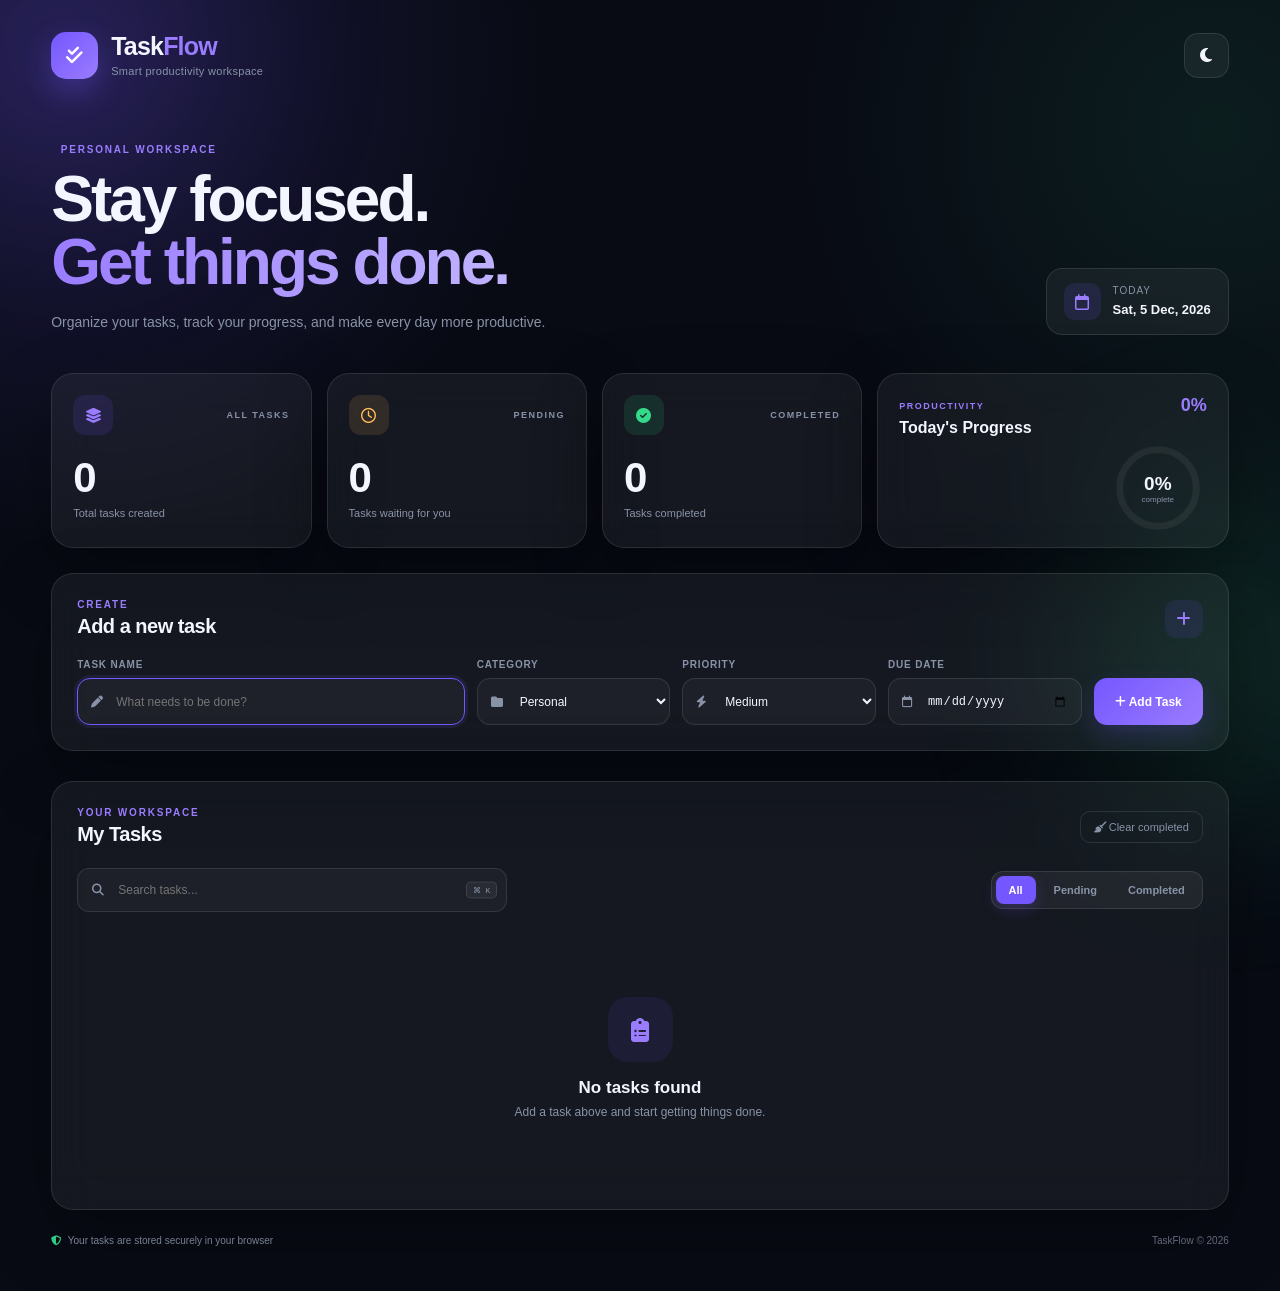
<file: Task-2-To-Do-List/index.html>
<!DOCTYPE html>
<html lang="en">

<head>
    <meta charset="UTF-8">
    <meta name="viewport" content="width=device-width, initial-scale=1.0">

    <title>TaskFlow | Smart Task Manager</title>

    <link rel="stylesheet" href="style.css">

    <link
        rel="stylesheet"
        href="https://cdnjs.cloudflare.com/ajax/libs/font-awesome/6.5.2/css/all.min.css"
    >
</head>

<body>

    <!-- Background Effects -->
    <div class="bg-blur blur-one"></div>
    <div class="bg-blur blur-two"></div>

    <main class="app-container">

        <!-- ================= HEADER ================= -->

        <header class="topbar">

            <div class="brand">

                <div class="brand-icon">
                    <i class="fa-solid fa-check-double"></i>
                </div>

                <div>
                    <h1>Task<span>Flow</span></h1>
                    <p>Smart productivity workspace</p>
                </div>

            </div>

            <div class="header-actions">

                <button
                    class="icon-button"
                    id="themeBtn"
                    title="Toggle theme"
                >
                    <i class="fa-solid fa-moon"></i>
                </button>

            </div>

        </header>


        <!-- ================= WELCOME ================= -->

        <section class="welcome">

            <div>
                <p class="eyebrow">
                    <i class="fa-solid fa-sparkles"></i>
                    PERSONAL WORKSPACE
                </p>

                <h2>
                    Stay focused.<br>
                    <span>Get things done.</span>
                </h2>

                <p class="welcome-text">
                    Organize your tasks, track your progress,
                    and make every day more productive.
                </p>
            </div>

            <div class="welcome-date">

                <i class="fa-regular fa-calendar"></i>

                <div>
                    <small>Today</small>
                    <strong id="currentDate">
                        --
                    </strong>
                </div>

            </div>

        </section>


        <!-- ================= STATS ================= -->

        <section class="dashboard-grid">

            <div class="stat-card total-card">

                <div class="stat-top">

                    <div class="stat-icon">
                        <i class="fa-solid fa-layer-group"></i>
                    </div>

                    <span>ALL TASKS</span>

                </div>

                <strong id="totalTasks">0</strong>

                <p>Total tasks created</p>

            </div>


            <div class="stat-card pending-card">

                <div class="stat-top">

                    <div class="stat-icon">
                        <i class="fa-regular fa-clock"></i>
                    </div>

                    <span>PENDING</span>

                </div>

                <strong id="pendingTasks">0</strong>

                <p>Tasks waiting for you</p>

            </div>


            <div class="stat-card completed-card">

                <div class="stat-top">

                    <div class="stat-icon">
                        <i class="fa-solid fa-circle-check"></i>
                    </div>

                    <span>COMPLETED</span>

                </div>

                <strong id="completedTasks">0</strong>

                <p>Tasks completed</p>

            </div>


            <div class="progress-card">

                <div class="progress-heading">

                    <div>
                        <span>PRODUCTIVITY</span>
                        <h3>Today's Progress</h3>
                    </div>

                    <div class="progress-number">
                        <span id="progressPercent">0%</span>
                    </div>

                </div>

                <div class="circular-progress">

                    <svg viewBox="0 0 120 120">

                        <circle
                            class="progress-bg"
                            cx="60"
                            cy="60"
                            r="50"
                        ></circle>

                        <circle
                            class="progress-circle"
                            id="progressCircle"
                            cx="60"
                            cy="60"
                            r="50"
                        ></circle>

                    </svg>

                    <div class="circle-content">

                        <strong id="circlePercent">
                            0%
                        </strong>

                        <small>complete</small>

                    </div>

                </div>

            </div>

        </section>


        <!-- ================= ADD TASK ================= -->

        <section class="add-task-card">

            <div class="section-heading">

                <div>
                    <span class="section-label">
                        CREATE
                    </span>

                    <h3>Add a new task</h3>
                </div>

                <div class="section-icon">
                    <i class="fa-solid fa-plus"></i>
                </div>

            </div>


            <div class="task-form">

                <div class="input-group task-name-input">

                    <label>
                        Task name
                    </label>

                    <div class="input-wrapper">

                        <i class="fa-solid fa-pen"></i>

                        <input
                            type="text"
                            id="taskInput"
                            placeholder="What needs to be done?"
                            maxlength="100"
                        >

                    </div>

                </div>


                <div class="input-group">

                    <label>
                        Category
                    </label>

                    <div class="input-wrapper">

                        <i class="fa-solid fa-folder"></i>

                        <select id="categoryInput">

                            <option value="Personal">
                                Personal
                            </option>

                            <option value="College">
                                College
                            </option>

                            <option value="Project">
                                Project
                            </option>

                            <option value="Work">
                                Work
                            </option>

                        </select>

                    </div>

                </div>


                <div class="input-group">

                    <label>
                        Priority
                    </label>

                    <div class="input-wrapper">

                        <i class="fa-solid fa-bolt"></i>

                        <select id="priorityInput">

                            <option value="Low">
                                Low
                            </option>

                            <option value="Medium" selected>
                                Medium
                            </option>

                            <option value="High">
                                High
                            </option>

                        </select>

                    </div>

                </div>


                <div class="input-group">

                    <label>
                        Due date
                    </label>

                    <div class="input-wrapper">

                        <i class="fa-regular fa-calendar"></i>

                        <input
                            type="date"
                            id="dueDateInput"
                        >

                    </div>

                </div>


                <button
                    class="add-button"
                    id="addTaskBtn"
                >

                    <i class="fa-solid fa-plus"></i>

                    Add Task

                </button>

            </div>

        </section>


        <!-- ================= TASK AREA ================= -->

        <section class="tasks-section">

            <div class="tasks-header">

                <div>

                    <span class="section-label">
                        YOUR WORKSPACE
                    </span>

                    <h3>My Tasks</h3>

                </div>

                <button
                    class="clear-button"
                    id="clearCompletedBtn"
                >
                    <i class="fa-solid fa-broom"></i>
                    Clear completed
                </button>

            </div>


            <!-- Search -->

            <div class="toolbar">

                <div class="search-box">

                    <i class="fa-solid fa-magnifying-glass"></i>

                    <input
                        type="text"
                        id="searchInput"
                        placeholder="Search tasks..."
                    >

                    <kbd>⌘ K</kbd>

                </div>


                <div class="filter-buttons">

                    <button
                        class="filter-btn active"
                        data-filter="all"
                    >
                        All
                    </button>

                    <button
                        class="filter-btn"
                        data-filter="pending"
                    >
                        Pending
                    </button>

                    <button
                        class="filter-btn"
                        data-filter="completed"
                    >
                        Completed
                    </button>

                </div>

            </div>


            <!-- Tasks -->

            <div id="taskList"></div>


            <!-- Empty -->

            <div
                class="empty-state"
                id="emptyState"
            >

                <div class="empty-icon">
                    <i class="fa-solid fa-clipboard-list"></i>
                </div>

                <h3>No tasks found</h3>

                <p>
                    Add a task above and start getting things done.
                </p>

            </div>

        </section>


        <!-- ================= FOOTER ================= -->

        <footer>

            <p>
                <i class="fa-solid fa-shield-halved"></i>
                Your tasks are stored securely in your browser
            </p>

            <span>
                TaskFlow © 2026
            </span>

        </footer>

    </main>


    <!-- ================= EDIT MODAL ================= -->

    <div
        class="modal-overlay"
        id="editModal"
    >

        <div class="modal">

            <button
                class="modal-close"
                id="closeModal"
            >
                <i class="fa-solid fa-xmark"></i>
            </button>

            <div class="modal-icon">
                <i class="fa-solid fa-pen-to-square"></i>
            </div>

            <span class="section-label">
                EDIT TASK
            </span>

            <h3>Update your task</h3>

            <input
                type="hidden"
                id="editTaskId"
            >

            <div class="modal-input">

                <label>Task name</label>

                <input
                    type="text"
                    id="editTaskTitle"
                    maxlength="100"
                >

            </div>


            <div class="modal-row">

                <div class="modal-input">

                    <label>Category</label>

                    <select id="editCategory">

                        <option value="Personal">
                            Personal
                        </option>

                        <option value="College">
                            College
                        </option>

                        <option value="Project">
                            Project
                        </option>

                        <option value="Work">
                            Work
                        </option>

                    </select>

                </div>


                <div class="modal-input">

                    <label>Priority</label>

                    <select id="editPriority">

                        <option value="Low">
                            Low
                        </option>

                        <option value="Medium">
                            Medium
                        </option>

                        <option value="High">
                            High
                        </option>

                    </select>

                </div>

            </div>


            <div class="modal-input">

                <label>Due date</label>

                <input
                    type="date"
                    id="editDueDate"
                >

            </div>


            <button
                class="save-edit-button"
                id="saveEditBtn"
            >

                <i class="fa-solid fa-check"></i>

                Save Changes

            </button>

        </div>

    </div>


    <!-- ================= DELETE MODAL ================= -->

    <div
        class="modal-overlay"
        id="deleteModal"
    >

        <div class="modal delete-modal">

            <div class="delete-icon">
                <i class="fa-solid fa-trash"></i>
            </div>

            <h3>Delete this task?</h3>

            <p>
                This action cannot be undone.
            </p>

            <div class="delete-actions">

                <button
                    class="cancel-delete"
                    id="cancelDelete"
                >
                    Cancel
                </button>

                <button
                    class="confirm-delete"
                    id="confirmDelete"
                >
                    Delete
                </button>

            </div>

        </div>

    </div>


    <!-- Toast -->

    <div
        class="toast"
        id="toast"
    >

        <i id="toastIcon"></i>

        <span id="toastMessage">
            Done
        </span>

    </div>


    <script src="script.js"></script>

</body>

</html>
</file>
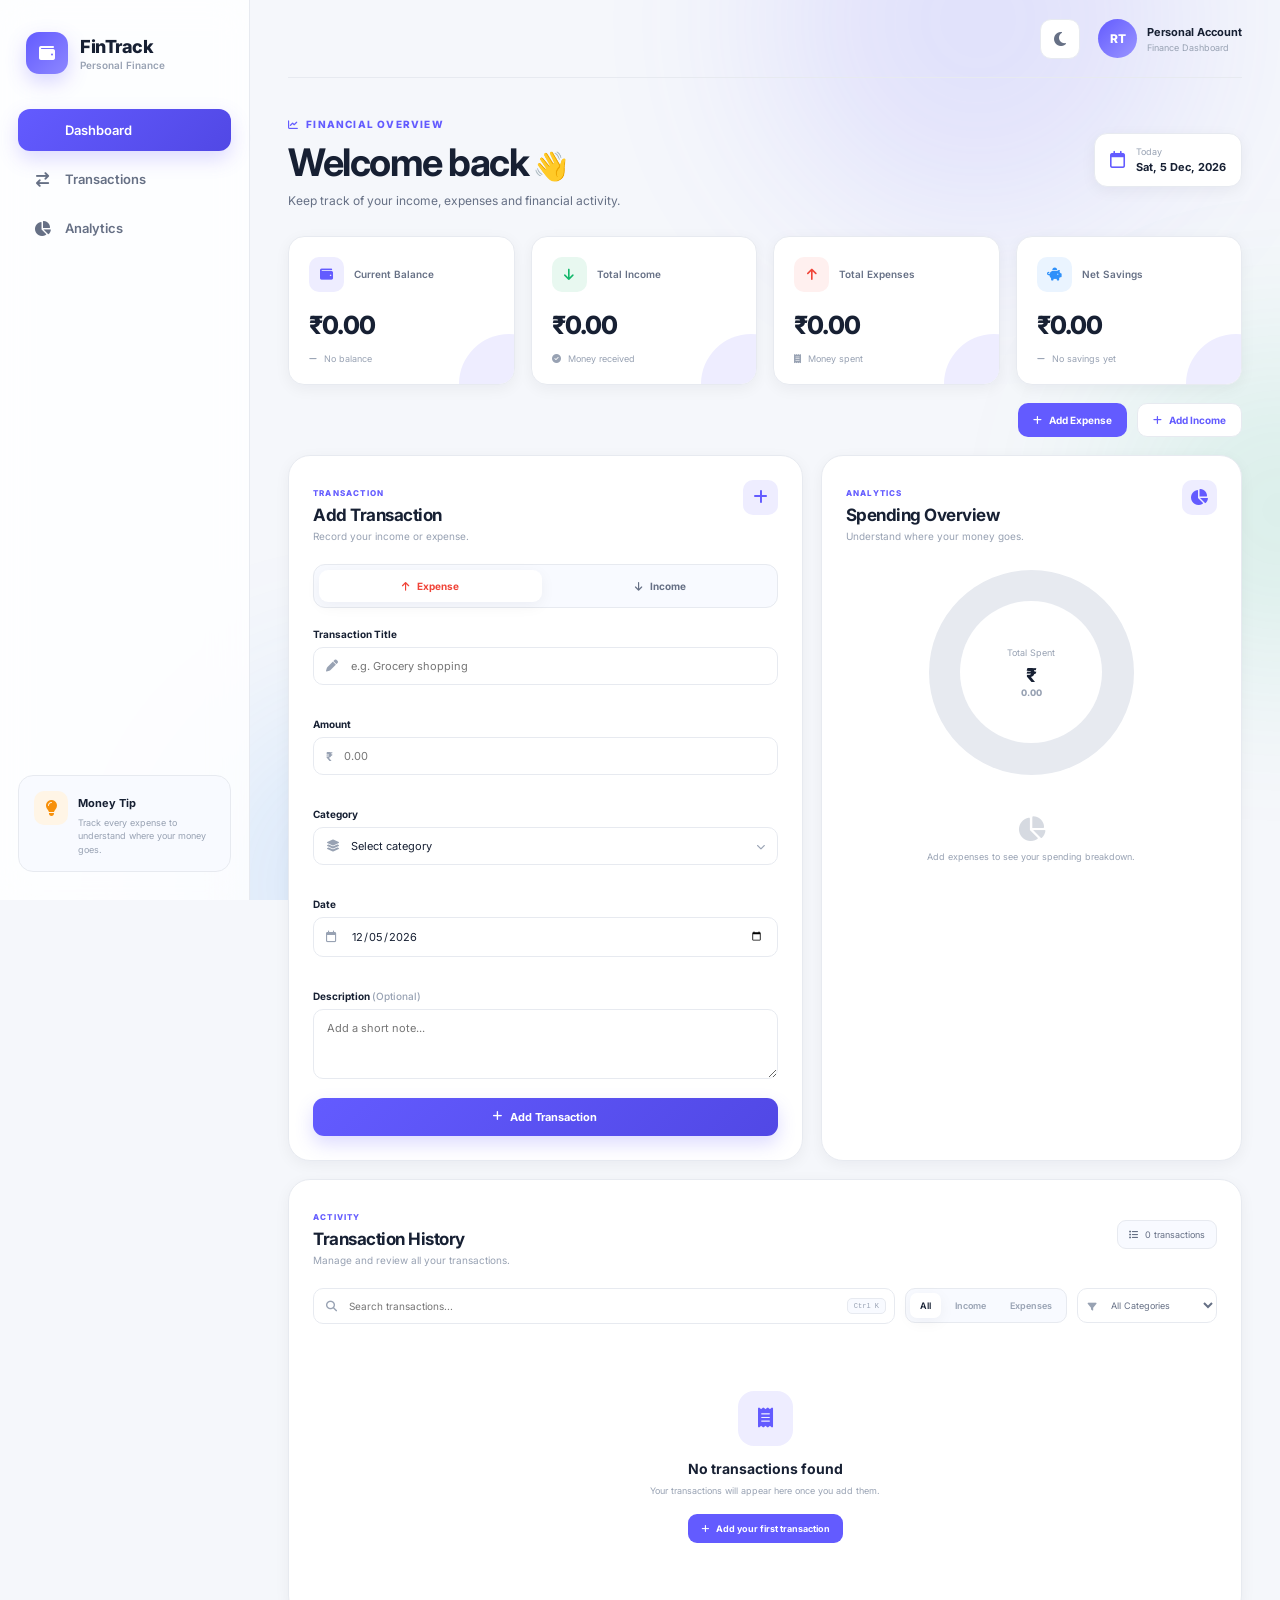
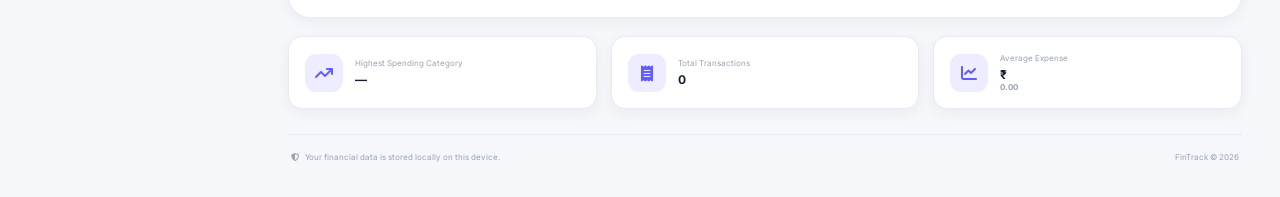
<file: Task-3-Expense-Tracker/index.html>
<!DOCTYPE html>
<html lang="en">
<head>
    <meta charset="UTF-8">
    <meta name="viewport" content="width=device-width, initial-scale=1.0">

    <title>FinTrack — Personal Finance Dashboard</title>

    <meta name="description"
          content="Professional personal expense and income tracking dashboard">

    <!-- Google Font -->
    <link rel="preconnect" href="https://fonts.googleapis.com">
    <link rel="preconnect" href="https://fonts.gstatic.com" crossorigin>
    <link href="https://fonts.googleapis.com/css2?family=Inter:wght@400;500;600;700;800&display=swap"
          rel="stylesheet">

    <!-- Font Awesome -->
    <link rel="stylesheet"
          href="https://cdnjs.cloudflare.com/ajax/libs/font-awesome/6.5.2/css/all.min.css">

    <!-- Main CSS -->
    <link rel="stylesheet" href="style.css">
</head>

<body>

    <!-- Background -->
    <div class="background">
        <div class="bg-shape shape-one"></div>
        <div class="bg-shape shape-two"></div>
        <div class="bg-shape shape-three"></div>
    </div>


    <!-- ================= APP ================= -->

    <div class="app">

        <!-- ================= SIDEBAR ================= -->

        <aside class="sidebar">

            <div class="sidebar-top">

                <div class="brand">
                    <div class="brand-icon">
                        <i class="fa-solid fa-wallet"></i>
                    </div>

                    <div>
                        <h2>FinTrack</h2>
                        <span>Personal Finance</span>
                    </div>
                </div>


                <nav class="sidebar-nav">

                    <a href="#dashboard" class="nav-item active">
                        <i class="fa-solid fa-grid-2"></i>
                        <span>Dashboard</span>
                    </a>

                    <a href="#transactions" class="nav-item">
                        <i class="fa-solid fa-arrow-right-arrow-left"></i>
                        <span>Transactions</span>
                    </a>

                    <a href="#analytics" class="nav-item">
                        <i class="fa-solid fa-chart-pie"></i>
                        <span>Analytics</span>
                    </a>

                </nav>

            </div>


            <div class="sidebar-bottom">

                <div class="sidebar-tip">
                    <div class="tip-icon">
                        <i class="fa-solid fa-lightbulb"></i>
                    </div>

                    <div>
                        <strong>Money Tip</strong>
                        <p>Track every expense to understand where your money goes.</p>
                    </div>
                </div>

            </div>

        </aside>


        <!-- ================= MAIN ================= -->

        <main class="main-content" id="dashboard">

            <!-- TOPBAR -->

            <header class="topbar">

                <div class="mobile-brand">
                    <div class="brand-icon">
                        <i class="fa-solid fa-wallet"></i>
                    </div>

                    <strong>FinTrack</strong>
                </div>


                <div class="topbar-actions">

                    <button
                        class="icon-btn"
                        id="themeBtn"
                        title="Toggle theme"
                        aria-label="Toggle theme">

                        <i class="fa-solid fa-moon"></i>

                    </button>


                    <div class="profile">

                        <div class="profile-avatar">
                            RT
                        </div>

                        <div class="profile-info">
                            <strong>Personal Account</strong>
                            <span>Finance Dashboard</span>
                        </div>

                    </div>

                </div>

            </header>


            <!-- ================= PAGE HEADER ================= -->

            <section class="page-header">

                <div>

                    <span class="eyebrow">
                        <i class="fa-solid fa-chart-line"></i>
                        FINANCIAL OVERVIEW
                    </span>

                    <h1>
                        Welcome back<span> 👋</span>
                    </h1>

                    <p>
                        Keep track of your income, expenses and financial activity.
                    </p>

                </div>


                <div class="date-card">

                    <i class="fa-regular fa-calendar"></i>

                    <div>
                        <span>Today</span>
                        <strong id="currentDate">Loading...</strong>
                    </div>

                </div>

            </section>


            <!-- ================= SUMMARY CARDS ================= -->

            <section class="summary-grid">

                <!-- Balance -->

                <article class="summary-card balance-card">

                    <div class="summary-top">

                        <div class="summary-icon">
                            <i class="fa-solid fa-wallet"></i>
                        </div>

                        <span class="summary-label">
                            Current Balance
                        </span>

                    </div>


                    <div class="summary-value">
                        ₹<span id="totalBalance">0.00</span>
                    </div>


                    <div class="summary-footer">

                        <span id="balanceStatus">
                            <i class="fa-solid fa-arrow-trend-up"></i>
                            Your available balance
                        </span>

                    </div>

                </article>


                <!-- Income -->

                <article class="summary-card income-card">

                    <div class="summary-top">

                        <div class="summary-icon">
                            <i class="fa-solid fa-arrow-down"></i>
                        </div>

                        <span class="summary-label">
                            Total Income
                        </span>

                    </div>


                    <div class="summary-value">
                        ₹<span id="totalIncome">0.00</span>
                    </div>


                    <div class="summary-footer">

                        <span>
                            <i class="fa-solid fa-circle-check"></i>
                            Money received
                        </span>

                    </div>

                </article>


                <!-- Expense -->

                <article class="summary-card expense-card">

                    <div class="summary-top">

                        <div class="summary-icon">
                            <i class="fa-solid fa-arrow-up"></i>
                        </div>

                        <span class="summary-label">
                            Total Expenses
                        </span>

                    </div>


                    <div class="summary-value">
                        ₹<span id="totalExpense">0.00</span>
                    </div>


                    <div class="summary-footer">

                        <span>
                            <i class="fa-solid fa-receipt"></i>
                            Money spent
                        </span>

                    </div>

                </article>


                <!-- Savings -->

                <article class="summary-card savings-card">

                    <div class="summary-top">

                        <div class="summary-icon">
                            <i class="fa-solid fa-piggy-bank"></i>
                        </div>

                        <span class="summary-label">
                            Net Savings
                        </span>

                    </div>


                    <div class="summary-value">
                        ₹<span id="netSavings">0.00</span>
                    </div>


                    <div class="summary-footer">

                        <span id="savingsStatus">
                            <i class="fa-solid fa-chart-line"></i>
                            Income minus expenses
                        </span>

                    </div>

                </article>

            </section>


            <!-- ================= QUICK ACTION ================= -->

            <section class="quick-actions">

                <button
                    class="quick-btn primary"
                    id="quickExpenseBtn">

                    <i class="fa-solid fa-plus"></i>
                    Add Expense

                </button>


                <button
                    class="quick-btn secondary"
                    id="quickIncomeBtn">

                    <i class="fa-solid fa-plus"></i>
                    Add Income

                </button>

            </section>


            <!-- ================= DASHBOARD GRID ================= -->

            <section class="dashboard-grid">


                <!-- ================= ADD TRANSACTION ================= -->

                <article class="panel transaction-form-panel">

                    <div class="panel-header">

                        <div>

                            <span class="panel-eyebrow">
                                TRANSACTION
                            </span>

                            <h2>Add Transaction</h2>

                            <p>
                                Record your income or expense.
                            </p>

                        </div>

                        <div class="panel-icon">
                            <i class="fa-solid fa-plus"></i>
                        </div>

                    </div>


                    <!-- TYPE SELECTOR -->

                    <div class="transaction-type">

                        <button
                            class="type-btn active"
                            id="expenseTypeBtn"
                            data-type="expense">

                            <i class="fa-solid fa-arrow-up"></i>

                            <span>Expense</span>

                        </button>


                        <button
                            class="type-btn"
                            id="incomeTypeBtn"
                            data-type="income">

                            <i class="fa-solid fa-arrow-down"></i>

                            <span>Income</span>

                        </button>

                    </div>


                    <!-- FORM -->

                    <form id="transactionForm" novalidate>

                        <!-- Title -->

                        <div class="form-group">

                            <label for="transactionTitle">
                                Transaction Title
                            </label>

                            <div class="input-wrapper">

                                <i class="fa-solid fa-pen"></i>

                                <input
                                    type="text"
                                    id="transactionTitle"
                                    placeholder="e.g. Grocery shopping"
                                    autocomplete="off">

                            </div>

                            <small class="error-message"
                                   id="titleError"></small>

                        </div>


                        <!-- Amount -->

                        <div class="form-group">

                            <label for="transactionAmount">
                                Amount
                            </label>

                            <div class="input-wrapper">

                                <span class="currency-symbol">₹</span>

                                <input
                                    type="number"
                                    id="transactionAmount"
                                    placeholder="0.00"
                                    min="0"
                                    step="0.01">

                            </div>

                            <small class="error-message"
                                   id="amountError"></small>

                        </div>


                        <!-- Category -->

                        <div class="form-group">

                            <label for="transactionCategory">
                                Category
                            </label>

                            <div class="input-wrapper select-wrapper">

                                <i class="fa-solid fa-layer-group"></i>

                                <select id="transactionCategory">

                                    <option value="">
                                        Select category
                                    </option>

                                    <option value="Food">
                                        Food & Dining
                                    </option>

                                    <option value="Transport">
                                        Transport
                                    </option>

                                    <option value="Shopping">
                                        Shopping
                                    </option>

                                    <option value="Bills">
                                        Bills & Utilities
                                    </option>

                                    <option value="Education">
                                        Education
                                    </option>

                                    <option value="Health">
                                        Health
                                    </option>

                                    <option value="Entertainment">
                                        Entertainment
                                    </option>

                                    <option value="Salary">
                                        Salary
                                    </option>

                                    <option value="Freelance">
                                        Freelance
                                    </option>

                                    <option value="Investment">
                                        Investment
                                    </option>

                                    <option value="Other">
                                        Other
                                    </option>

                                </select>

                            </div>

                            <small class="error-message"
                                   id="categoryError"></small>

                        </div>


                        <!-- Date -->

                        <div class="form-group">

                            <label for="transactionDate">
                                Date
                            </label>

                            <div class="input-wrapper">

                                <i class="fa-regular fa-calendar"></i>

                                <input
                                    type="date"
                                    id="transactionDate">

                            </div>

                            <small class="error-message"
                                   id="dateError"></small>

                        </div>


                        <!-- Description -->

                        <div class="form-group">

                            <label for="transactionDescription">
                                Description
                                <span>(Optional)</span>
                            </label>

                            <div class="textarea-wrapper">

                                <textarea
                                    id="transactionDescription"
                                    rows="3"
                                    maxlength="150"
                                    placeholder="Add a short note..."></textarea>

                            </div>

                        </div>


                        <button
                            type="submit"
                            class="submit-btn"
                            id="addTransactionBtn">

                            <i class="fa-solid fa-plus"></i>

                            <span>Add Transaction</span>

                        </button>

                    </form>

                </article>



                <!-- ================= ANALYTICS ================= -->

                <article
                    class="panel analytics-panel"
                    id="analytics">

                    <div class="panel-header">

                        <div>

                            <span class="panel-eyebrow">
                                ANALYTICS
                            </span>

                            <h2>Spending Overview</h2>

                            <p>
                                Understand where your money goes.
                            </p>

                        </div>

                        <div class="panel-icon">
                            <i class="fa-solid fa-chart-pie"></i>
                        </div>

                    </div>


                    <!-- DONUT -->

                    <div class="donut-wrapper">

                        <div
                            class="donut-chart"
                            id="donutChart">

                            <div class="donut-center">

                                <span>Total Spent</span>

                                <strong>
                                    ₹<span id="chartTotal">0.00</span>
                                </strong>

                            </div>

                        </div>

                    </div>


                    <!-- LEGEND -->

                    <div
                        class="category-legend"
                        id="categoryLegend">

                        <div class="chart-empty">
                            <i class="fa-solid fa-chart-pie"></i>

                            <p>
                                Add expenses to see your
                                spending breakdown.
                            </p>
                        </div>

                    </div>

                </article>

            </section>



            <!-- ================= TRANSACTIONS ================= -->

            <section
                class="panel history-panel"
                id="transactions">

                <div class="panel-header history-header">

                    <div>

                        <span class="panel-eyebrow">
                            ACTIVITY
                        </span>

                        <h2>Transaction History</h2>

                        <p>
                            Manage and review all your transactions.
                        </p>

                    </div>


                    <div class="transaction-count">

                        <i class="fa-solid fa-list"></i>

                        <span id="transactionCount">
                            0 transactions
                        </span>

                    </div>

                </div>



                <!-- ================= TOOLBAR ================= -->

                <div class="history-toolbar">


                    <!-- Search -->

                    <div class="search-box">

                        <i class="fa-solid fa-magnifying-glass"></i>

                        <input
                            type="search"
                            id="searchInput"
                            placeholder="Search transactions...">

                        <kbd>Ctrl K</kbd>

                    </div>



                    <!-- Type Filter -->

                    <div class="filter-group">

                        <button
                            class="filter-btn active"
                            data-filter="all">

                            All

                        </button>

                        <button
                            class="filter-btn"
                            data-filter="income">

                            Income

                        </button>

                        <button
                            class="filter-btn"
                            data-filter="expense">

                            Expenses

                        </button>

                    </div>



                    <!-- Category -->

                    <div class="category-filter">

                        <i class="fa-solid fa-filter"></i>

                        <select id="categoryFilter">

                            <option value="all">
                                All Categories
                            </option>

                            <option value="Food">
                                Food & Dining
                            </option>

                            <option value="Transport">
                                Transport
                            </option>

                            <option value="Shopping">
                                Shopping
                            </option>

                            <option value="Bills">
                                Bills & Utilities
                            </option>

                            <option value="Education">
                                Education
                            </option>

                            <option value="Health">
                                Health
                            </option>

                            <option value="Entertainment">
                                Entertainment
                            </option>

                            <option value="Salary">
                                Salary
                            </option>

                            <option value="Freelance">
                                Freelance
                            </option>

                            <option value="Investment">
                                Investment
                            </option>

                            <option value="Other">
                                Other
                            </option>

                        </select>

                    </div>

                </div>



                <!-- ================= TRANSACTION LIST ================= -->

                <div
                    class="transaction-list"
                    id="transactionList">

                    <!-- JavaScript inserts transactions here -->

                </div>



                <!-- ================= EMPTY STATE ================= -->

                <div
                    class="empty-state"
                    id="emptyState">

                    <div class="empty-icon">

                        <i class="fa-solid fa-receipt"></i>

                    </div>

                    <h3>No transactions found</h3>

                    <p>
                        Your transactions will appear here once
                        you add them.
                    </p>

                    <button
                        class="empty-action"
                        id="emptyAddBtn">

                        <i class="fa-solid fa-plus"></i>

                        Add your first transaction

                    </button>

                </div>

            </section>



            <!-- ================= FINANCIAL INSIGHTS ================= -->

            <section class="insights-grid">

                <article class="insight-card">

                    <div class="insight-icon">
                        <i class="fa-solid fa-arrow-trend-up"></i>
                    </div>

                    <div>

                        <span>
                            Highest Spending Category
                        </span>

                        <strong id="topCategory">
                            —
                        </strong>

                    </div>

                </article>


                <article class="insight-card">

                    <div class="insight-icon">
                        <i class="fa-solid fa-receipt"></i>
                    </div>

                    <div>

                        <span>
                            Total Transactions
                        </span>

                        <strong id="totalTransactionsInsight">
                            0
                        </strong>

                    </div>

                </article>


                <article class="insight-card">

                    <div class="insight-icon">
                        <i class="fa-solid fa-chart-line"></i>
                    </div>

                    <div>

                        <span>
                            Average Expense
                        </span>

                        <strong>
                            ₹<span id="averageExpense">0.00</span>
                        </strong>

                    </div>

                </article>

            </section>



            <!-- ================= FOOTER ================= -->

            <footer class="footer">

                <p>
                    <i class="fa-solid fa-shield-halved"></i>

                    Your financial data is stored locally
                    on this device.

                </p>

                <span>
                    FinTrack © 2026
                </span>

            </footer>

        </main>

    </div>



    <!-- ================= EDIT MODAL ================= -->

    <div
        class="modal-overlay"
        id="editModal">

        <div class="modal">

            <button
                class="modal-close"
                id="closeEditModal"
                aria-label="Close">

                <i class="fa-solid fa-xmark"></i>

            </button>


            <div class="modal-icon edit-icon">

                <i class="fa-solid fa-pen"></i>

            </div>


            <div class="modal-header">

                <span>EDIT TRANSACTION</span>

                <h2>Edit Transaction</h2>

                <p>
                    Update the transaction details below.
                </p>

            </div>


            <form id="editForm">

                <input
                    type="hidden"
                    id="editTransactionId">


                <div class="form-group">

                    <label for="editTitle">
                        Transaction Title
                    </label>

                    <input
                        type="text"
                        id="editTitle"
                        placeholder="Transaction title">

                </div>


                <div class="form-row">

                    <div class="form-group">

                        <label for="editAmount">
                            Amount
                        </label>

                        <input
                            type="number"
                            id="editAmount"
                            min="0"
                            step="0.01">

                    </div>


                    <div class="form-group">

                        <label for="editDate">
                            Date
                        </label>

                        <input
                            type="date"
                            id="editDate">

                    </div>

                </div>


                <div class="form-group">

                    <label for="editCategory">
                        Category
                    </label>

                    <select id="editCategory">

                        <option value="Food">
                            Food & Dining
                        </option>

                        <option value="Transport">
                            Transport
                        </option>

                        <option value="Shopping">
                            Shopping
                        </option>

                        <option value="Bills">
                            Bills & Utilities
                        </option>

                        <option value="Education">
                            Education
                        </option>

                        <option value="Health">
                            Health
                        </option>

                        <option value="Entertainment">
                            Entertainment
                        </option>

                        <option value="Salary">
                            Salary
                        </option>

                        <option value="Freelance">
                            Freelance
                        </option>

                        <option value="Investment">
                            Investment
                        </option>

                        <option value="Other">
                            Other
                        </option>

                    </select>

                </div>


                <div class="form-group">

                    <label for="editDescription">
                        Description
                    </label>

                    <textarea
                        id="editDescription"
                        rows="3"
                        maxlength="150"></textarea>

                </div>


                <div class="modal-actions">

                    <button
                        type="button"
                        class="modal-btn secondary"
                        id="cancelEdit">

                        Cancel

                    </button>


                    <button
                        type="submit"
                        class="modal-btn primary">

                        <i class="fa-solid fa-check"></i>

                        Save Changes

                    </button>

                </div>

            </form>

        </div>

    </div>



    <!-- ================= DELETE MODAL ================= -->

    <div
        class="modal-overlay"
        id="deleteModal">

        <div class="modal delete-modal">

            <div class="modal-icon delete-icon">

                <i class="fa-solid fa-trash"></i>

            </div>


            <div class="modal-header">

                <span>DELETE TRANSACTION</span>

                <h2>Delete this transaction?</h2>

                <p>
                    This action cannot be undone.
                </p>

            </div>


            <div class="modal-actions">

                <button
                    class="modal-btn secondary"
                    id="cancelDelete">

                    Cancel

                </button>


                <button
                    class="modal-btn danger"
                    id="confirmDelete">

                    <i class="fa-solid fa-trash"></i>

                    Delete

                </button>

            </div>

        </div>

    </div>



    <!-- ================= TOAST ================= -->

    <div
        class="toast"
        id="toast">

        <div class="toast-icon" id="toastIcon">

            <i class="fa-solid fa-check"></i>

        </div>

        <div>

            <strong id="toastTitle">
                Success
            </strong>

            <p id="toastMessage">
                Transaction added successfully.
            </p>

        </div>

        <button id="closeToast">

            <i class="fa-solid fa-xmark"></i>

        </button>

    </div>



    <!-- ================= SCRIPT ================= -->

    <script src="script.js"></script>

</body>
</html>
</file>
<file: Task-2-To-Do-List/style.css>
/* =========================================
   TASKFLOW - PREMIUM TODO APP
   ========================================= */

* {
    margin: 0;
    padding: 0;
    box-sizing: border-box;
}

:root {
    --bg: #080b14;
    --bg-secondary: #0d1220;

    --card: rgba(255, 255, 255, 0.055);
    --card-hover: rgba(255, 255, 255, 0.085);

    --border: rgba(255, 255, 255, 0.10);

    --text: #f4f6ff;
    --muted: #8993a8;

    --primary: #7557ff;
    --primary-2: #9a7cff;

    --green: #35d98a;
    --red: #ff5f73;
    --yellow: #ffbd59;
    --blue: #55a7ff;

    --radius: 22px;

    --shadow:
        0 25px 70px rgba(0, 0, 0, 0.30);
}

body.light {
    --bg: #f4f6fb;
    --bg-secondary: #ffffff;

    --card: rgba(255, 255, 255, 0.82);
    --card-hover: #ffffff;

    --border: rgba(20, 30, 60, 0.09);

    --text: #172033;
    --muted: #687386;

    --shadow:
        0 20px 60px rgba(50, 60, 90, 0.12);
}

html {
    scroll-behavior: smooth;
}

body {
    min-height: 100vh;

    font-family:
        Inter,
        -apple-system,
        BlinkMacSystemFont,
        "Segoe UI",
        Arial,
        sans-serif;

    color: var(--text);

    background:
        radial-gradient(
            circle at 5% 5%,
            rgba(117, 87, 255, 0.18),
            transparent 28%
        ),
        radial-gradient(
            circle at 95% 10%,
            rgba(53, 217, 138, 0.09),
            transparent 25%
        ),
        var(--bg);

    transition:
        background 0.35s ease,
        color 0.35s ease;

    overflow-x: hidden;
}


/* =========================================
   BACKGROUND
   ========================================= */

.bg-blur {
    position: fixed;

    width: 320px;
    height: 320px;

    border-radius: 50%;

    filter: blur(100px);

    opacity: 0.16;

    pointer-events: none;

    z-index: -1;
}

.blur-one {
    background: #7557ff;

    top: -120px;
    left: -100px;
}

.blur-two {
    background: #35d98a;

    right: -120px;
    bottom: 10%;
}


/* =========================================
   MAIN CONTAINER
   ========================================= */

.app-container {
    width: min(1180px, 92%);

    margin: auto;

    padding:
        32px 0
        45px;
}


/* =========================================
   HEADER
   ========================================= */

.topbar {
    display: flex;

    align-items: center;

    justify-content: space-between;

    margin-bottom: 65px;
}

.brand {
    display: flex;

    align-items: center;

    gap: 13px;
}

.brand-icon {
    width: 47px;
    height: 47px;

    display: flex;

    align-items: center;
    justify-content: center;

    border-radius: 15px;

    color: white;

    background:
        linear-gradient(
            135deg,
            var(--primary),
            var(--primary-2)
        );

    box-shadow:
        0 12px 30px
        rgba(117, 87, 255, 0.32);

    font-size: 19px;
}

.brand h1 {
    font-size: 25px;

    letter-spacing: -0.8px;

    line-height: 1;
}

.brand h1 span {
    color: var(--primary-2);
}

.brand p {
    margin-top: 6px;

    font-size: 11px;

    color: var(--muted);

    letter-spacing: 0.3px;
}

.header-actions {
    display: flex;

    gap: 10px;
}

.icon-button {
    width: 45px;
    height: 45px;

    border: 1px solid var(--border);

    border-radius: 14px;

    background: var(--card);

    color: var(--text);

    cursor: pointer;

    font-size: 16px;

    backdrop-filter: blur(18px);

    transition: 0.3s;
}

.icon-button:hover {
    transform: translateY(-3px) rotate(8deg);

    background: var(--card-hover);

    border-color: rgba(117, 87, 255, 0.4);

    color: var(--primary-2);
}


/* =========================================
   WELCOME
   ========================================= */

.welcome {
    display: flex;

    align-items: flex-end;

    justify-content: space-between;

    gap: 30px;

    margin-bottom: 38px;
}

.eyebrow,
.section-label {
    display: block;

    color: var(--primary-2);

    font-size: 10px;

    font-weight: 800;

    letter-spacing: 1.8px;
}

.eyebrow {
    margin-bottom: 13px;
}

.eyebrow i {
    margin-right: 5px;
}

.welcome h2 {
    font-size: clamp(38px, 5vw, 64px);

    line-height: 0.98;

    letter-spacing: -3px;

    font-weight: 800;
}

.welcome h2 span {
    background:
        linear-gradient(
            90deg,
            var(--primary-2),
            #c0b3ff
        );

    -webkit-background-clip: text;
    background-clip: text;

    color: transparent;
}

.welcome-text {
    max-width: 550px;

    margin-top: 18px;

    color: var(--muted);

    line-height: 1.7;

    font-size: 14px;
}

.welcome-date {
    display: flex;

    align-items: center;

    gap: 12px;

    padding: 14px 17px;

    border: 1px solid var(--border);

    background: var(--card);

    border-radius: 16px;

    backdrop-filter: blur(20px);

    white-space: nowrap;
}

.welcome-date > i {
    width: 37px;
    height: 37px;

    display: flex;

    align-items: center;
    justify-content: center;

    border-radius: 11px;

    background:
        rgba(117, 87, 255, 0.13);

    color: var(--primary-2);
}

.welcome-date small {
    display: block;

    color: var(--muted);

    font-size: 10px;

    margin-bottom: 4px;

    text-transform: uppercase;

    letter-spacing: 1px;
}

.welcome-date strong {
    font-size: 13px;
}


/* =========================================
   DASHBOARD
   ========================================= */

.dashboard-grid {
    display: grid;

    grid-template-columns:
        1fr 1fr 1fr 1.35fr;

    gap: 15px;

    margin-bottom: 25px;
}

.stat-card,
.progress-card,
.add-task-card,
.tasks-section {
    border: 1px solid var(--border);

    background: var(--card);

    backdrop-filter: blur(22px);

    box-shadow: var(--shadow);
}

.stat-card {
    min-height: 175px;

    padding: 21px;

    border-radius: var(--radius);

    transition: 0.3s ease;
}

.stat-card:hover {
    transform: translateY(-5px);

    background: var(--card-hover);
}

.stat-top {
    display: flex;

    align-items: center;

    justify-content: space-between;
}

.stat-top > span {
    font-size: 9px;

    font-weight: 800;

    letter-spacing: 1.5px;

    color: var(--muted);
}

.stat-icon {
    width: 40px;
    height: 40px;

    display: flex;

    align-items: center;
    justify-content: center;

    border-radius: 12px;

    font-size: 15px;
}

.total-card .stat-icon {
    color: var(--primary-2);

    background:
        rgba(117, 87, 255, 0.13);
}

.pending-card .stat-icon {
    color: var(--yellow);

    background:
        rgba(255, 189, 89, 0.12);
}

.completed-card .stat-icon {
    color: var(--green);

    background:
        rgba(53, 217, 138, 0.12);
}

.stat-card strong {
    display: block;

    margin-top: 22px;

    font-size: 42px;

    line-height: 1;
}

.stat-card p {
    margin-top: 8px;

    font-size: 11px;

    color: var(--muted);
}


/* =========================================
   PROGRESS CARD
   ========================================= */

.progress-card {
    min-height: 175px;

    padding: 21px;

    border-radius: var(--radius);

    position: relative;

    overflow: hidden;
}

.progress-heading {
    display: flex;

    align-items: flex-start;

    justify-content: space-between;
}

.progress-heading > div:first-child span {
    font-size: 9px;

    color: var(--primary-2);

    font-weight: 800;

    letter-spacing: 1.5px;
}

.progress-heading h3 {
    margin-top: 6px;

    font-size: 16px;
}

.progress-number {
    color: var(--primary-2);

    font-weight: 800;

    font-size: 18px;
}

.circular-progress {
    position: absolute;

    right: 24px;
    bottom: 13px;

    width: 92px;
    height: 92px;
}

.circular-progress svg {
    width: 100%;
    height: 100%;

    transform: rotate(-90deg);
}

.circular-progress circle {
    fill: none;

    stroke-width: 9;
}

.progress-bg {
    stroke: rgba(128, 128, 128, 0.13);
}

.progress-circle {
    stroke: url(#progressGradient);

    stroke: var(--primary);

    stroke-linecap: round;

    stroke-dasharray: 314;

    stroke-dashoffset: 314;

    transition:
        stroke-dashoffset 0.7s ease;
}

.circle-content {
    position: absolute;

    inset: 0;

    display: flex;

    align-items: center;
    justify-content: center;

    flex-direction: column;
}

.circle-content strong {
    font-size: 19px;
}

.circle-content small {
    color: var(--muted);

    font-size: 8px;
}


/* =========================================
   ADD TASK
   ========================================= */

.add-task-card {
    padding: 25px;

    border-radius: var(--radius);

    margin-bottom: 30px;
}

.section-heading {
    display: flex;

    align-items: center;

    justify-content: space-between;

    margin-bottom: 21px;
}

.section-heading h3,
.tasks-header h3 {
    margin-top: 5px;

    font-size: 20px;

    letter-spacing: -0.5px;
}

.section-icon {
    width: 38px;
    height: 38px;

    display: flex;

    align-items: center;
    justify-content: center;

    border-radius: 11px;

    color: var(--primary-2);

    background:
        rgba(117, 87, 255, 0.11);
}

.task-form {
    display: grid;

    grid-template-columns:
        2fr 1fr 1fr 1fr auto;

    gap: 12px;

    align-items: end;
}

.input-group label {
    display: block;

    margin-bottom: 8px;

    font-size: 10px;

    color: var(--muted);

    font-weight: 700;

    text-transform: uppercase;

    letter-spacing: 0.8px;
}

.input-wrapper {
    position: relative;
}

.input-wrapper > i {
    position: absolute;

    left: 14px;

    top: 50%;

    transform: translateY(-50%);

    color: var(--muted);

    font-size: 12px;

    pointer-events: none;
}

.input-wrapper input,
.input-wrapper select {
    width: 100%;

    height: 47px;

    padding:
        0 13px 0 38px;

    border: 1px solid var(--border);

    border-radius: 13px;

    outline: none;

    background:
        rgba(255, 255, 255, 0.035);

    color: var(--text);

    font-size: 12px;

    transition: 0.25s;
}

.input-wrapper select {
    cursor: pointer;

    appearance: auto;
}

body.light .input-wrapper input,
body.light .input-wrapper select {
    background: rgba(255, 255, 255, 0.7);
}

.input-wrapper input:focus,
.input-wrapper select:focus {
    border-color: var(--primary);

    box-shadow:
        0 0 0 3px
        rgba(117, 87, 255, 0.10);
}

.input-wrapper select option {
    background: #111625;

    color: white;
}

body.light .input-wrapper select option {
    background: white;

    color: #172033;
}

.add-button {
    height: 47px;

    padding: 0 21px;

    border: none;

    border-radius: 13px;

    background:
        linear-gradient(
            135deg,
            var(--primary),
            var(--primary-2)
        );

    color: white;

    font-size: 12px;

    font-weight: 800;

    cursor: pointer;

    white-space: nowrap;

    transition: 0.3s;

    box-shadow:
        0 10px 25px
        rgba(117, 87, 255, 0.20);
}

.add-button:hover {
    transform: translateY(-3px);

    box-shadow:
        0 15px 35px
        rgba(117, 87, 255, 0.32);
}

.add-button:active {
    transform: translateY(0);
}


/* =========================================
   TASK SECTION
   ========================================= */

.tasks-section {
    padding: 25px;

    border-radius: var(--radius);
}

.tasks-header {
    display: flex;

    align-items: center;

    justify-content: space-between;

    margin-bottom: 22px;
}

.clear-button {
    border: 1px solid var(--border);

    background: transparent;

    color: var(--muted);

    padding: 9px 13px;

    border-radius: 10px;

    font-size: 11px;

    cursor: pointer;

    transition: 0.25s;
}

.clear-button:hover {
    color: var(--red);

    border-color:
        rgba(255, 95, 115, 0.35);

    background:
        rgba(255, 95, 115, 0.06);
}


/* =========================================
   TOOLBAR
   ========================================= */

.toolbar {
    display: flex;

    align-items: center;

    justify-content: space-between;

    gap: 15px;

    margin-bottom: 20px;
}

.search-box {
    position: relative;

    flex: 1;

    max-width: 430px;
}

.search-box > i {
    position: absolute;

    left: 15px;

    top: 50%;

    transform: translateY(-50%);

    color: var(--muted);

    font-size: 12px;
}

.search-box input {
    width: 100%;

    height: 44px;

    padding:
        0 55px 0 40px;

    border: 1px solid var(--border);

    border-radius: 12px;

    outline: none;

    color: var(--text);

    background:
        rgba(255, 255, 255, 0.035);

    font-size: 12px;
}

body.light .search-box input {
    background:
        rgba(255, 255, 255, 0.75);
}

.search-box input:focus {
    border-color: var(--primary);
}

.search-box kbd {
    position: absolute;

    right: 10px;

    top: 50%;

    transform: translateY(-50%);

    padding: 3px 6px;

    border-radius: 5px;

    border: 1px solid var(--border);

    color: var(--muted);

    font-size: 8px;

    background: var(--card);
}

.filter-buttons {
    display: flex;

    gap: 5px;

    padding: 4px;

    border: 1px solid var(--border);

    border-radius: 12px;

    background: var(--card);
}

.filter-btn {
    border: none;

    background: transparent;

    color: var(--muted);

    padding: 8px 13px;

    border-radius: 8px;

    font-size: 11px;

    font-weight: 600;

    cursor: pointer;

    transition: 0.25s;
}

.filter-btn:hover {
    color: var(--text);
}

.filter-btn.active {
    color: white;

    background: var(--primary);

    box-shadow:
        0 5px 15px
        rgba(117, 87, 255, 0.22);
}


/* =========================================
   TASK LIST
   ========================================= */

#taskList {
    display: flex;

    flex-direction: column;

    gap: 10px;
}

.task-card {
    display: flex;

    align-items: center;

    gap: 14px;

    padding: 17px;

    border: 1px solid var(--border);

    border-radius: 16px;

    background:
        rgba(255, 255, 255, 0.025);

    transition:
        transform 0.25s,
        background 0.25s,
        border 0.25s;

    animation:
        taskIn 0.35s ease both;
}

@keyframes taskIn {
    from {
        opacity: 0;

        transform:
            translateY(10px);
    }

    to {
        opacity: 1;

        transform:
            translateY(0);
    }
}

.task-card:hover {
    transform:
        translateX(5px);

    background: var(--card-hover);

    border-color:
        rgba(117, 87, 255, 0.22);
}

.task-check {
    position: relative;

    width: 24px;
    height: 24px;

    flex-shrink: 0;

    border: 2px solid
        rgba(137, 147, 168, 0.55);

    border-radius: 50%;

    background: transparent;

    cursor: pointer;

    transition: 0.25s;
}

.task-check:hover {
    border-color: var(--green);

    transform: scale(1.08);
}

.task-card.completed .task-check {
    border-color: var(--green);

    background: var(--green);

    box-shadow:
        0 5px 15px
        rgba(53, 217, 138, 0.20);
}

.task-card.completed .task-check::after {
    content: "✓";

    position: absolute;

    color: white;

    font-size: 13px;

    font-weight: 900;

    left: 4px;

    top: 0px;
}

.task-info {
    flex: 1;

    min-width: 0;
}

.task-title {
    font-size: 14px;

    font-weight: 700;

    margin-bottom: 9px;

    overflow-wrap: anywhere;

    transition: 0.25s;
}

.task-card.completed .task-title {
    text-decoration: line-through;

    opacity: 0.42;
}

.task-meta {
    display: flex;

    align-items: center;

    flex-wrap: wrap;

    gap: 6px;
}

.badge {
    display: inline-flex;

    align-items: center;

    gap: 5px;

    padding: 5px 8px;

    border-radius: 7px;

    font-size: 9px;

    font-weight: 700;

    color: var(--muted);

    background:
        rgba(128, 128, 128, 0.08);
}

.badge i {
    font-size: 8px;
}

.priority-high {
    color: var(--red);

    background:
        rgba(255, 95, 115, 0.10);
}

.priority-medium {
    color: var(--yellow);

    background:
        rgba(255, 189, 89, 0.10);
}

.priority-low {
    color: var(--green);

    background:
        rgba(53, 217, 138, 0.10);
}

.overdue {
    color: var(--red);

    background:
        rgba(255, 95, 115, 0.10);
}

.today-date {
    color: var(--yellow);

    background:
        rgba(255, 189, 89, 0.10);
}

.task-actions {
    display: flex;

    gap: 6px;
}

.action-btn {
    width: 35px;
    height: 35px;

    display: flex;

    align-items: center;
    justify-content: center;

    border: 1px solid var(--border);

    border-radius: 9px;

    background: transparent;

    color: var(--muted);

    cursor: pointer;

    font-size: 11px;

    transition: 0.25s;
}

.edit-btn:hover {
    color: white;

    background: var(--primary);

    border-color: var(--primary);

    transform: translateY(-2px);
}

.delete-btn:hover {
    color: white;

    background: var(--red);

    border-color: var(--red);

    transform: translateY(-2px);
}


/* =========================================
   EMPTY STATE
   ========================================= */

.empty-state {
    display: none;

    text-align: center;

    padding: 65px 20px;

    color: var(--muted);
}

.empty-icon {
    width: 65px;
    height: 65px;

    display: flex;

    align-items: center;
    justify-content: center;

    margin: 0 auto 16px;

    border-radius: 20px;

    background:
        rgba(117, 87, 255, 0.09);

    color: var(--primary-2);

    font-size: 24px;
}

.empty-state h3 {
    color: var(--text);

    font-size: 17px;

    margin-bottom: 7px;
}

.empty-state p {
    font-size: 12px;
}


/* =========================================
   FOOTER
   ========================================= */

footer {
    display: flex;

    justify-content: space-between;

    gap: 15px;

    margin-top: 25px;

    color: var(--muted);

    font-size: 10px;
}

footer i {
    margin-right: 4px;

    color: var(--green);
}

footer span {
    opacity: 0.7;
}


/* =========================================
   MODALS
   ========================================= */

.modal-overlay {
    position: fixed;

    inset: 0;

    display: none;

    align-items: center;
    justify-content: center;

    padding: 20px;

    background:
        rgba(0, 0, 0, 0.65);

    backdrop-filter: blur(10px);

    z-index: 1000;

    animation:
        fadeIn 0.2s ease;
}

.modal-overlay.show {
    display: flex;
}

@keyframes fadeIn {
    from {
        opacity: 0;
    }

    to {
        opacity: 1;
    }
}

.modal {
    position: relative;

    width: min(450px, 100%);

    padding: 28px;

    border: 1px solid var(--border);

    border-radius: 24px;

    background:
        #101625;

    box-shadow:
        0 30px 100px
        rgba(0, 0, 0, 0.45);

    animation:
        modalIn 0.3s ease;
}

body.light .modal {
    background: #ffffff;
}

@keyframes modalIn {
    from {
        opacity: 0;

        transform:
            translateY(20px)
            scale(0.97);
    }

    to {
        opacity: 1;

        transform:
            translateY(0)
            scale(1);
    }
}

.modal-close {
    position: absolute;

    right: 18px;
    top: 18px;

    width: 34px;
    height: 34px;

    border: 1px solid var(--border);

    border-radius: 9px;

    background: transparent;

    color: var(--muted);

    cursor: pointer;

    transition: 0.25s;
}

.modal-close:hover {
    color: white;

    background: var(--red);

    border-color: var(--red);
}

.modal-icon,
.delete-icon {
    width: 45px;
    height: 45px;

    display: flex;

    align-items: center;
    justify-content: center;

    margin-bottom: 15px;

    border-radius: 13px;

    color: var(--primary-2);

    background:
        rgba(117, 87, 255, 0.11);
}

.modal h3 {
    margin-top: 5px;

    margin-bottom: 22px;

    font-size: 22px;
}

.modal-input {
    margin-bottom: 15px;
}

.modal-input label {
    display: block;

    margin-bottom: 7px;

    font-size: 10px;

    color: var(--muted);

    font-weight: 700;

    text-transform: uppercase;

    letter-spacing: 0.8px;
}

.modal-input input,
.modal-input select {
    width: 100%;

    height: 45px;

    padding: 0 13px;

    border: 1px solid var(--border);

    border-radius: 11px;

    outline: none;

    background:
        rgba(255, 255, 255, 0.04);

    color: var(--text);

    font-size: 12px;
}

body.light .modal-input input,
body.light .modal-input select {
    background: #f5f6fa;
}

.modal-input select option {
    background: #101625;

    color: white;
}

body.light .modal-input select option {
    background: white;

    color: #172033;
}

.modal-input input:focus,
.modal-input select:focus {
    border-color: var(--primary);
}

.modal-row {
    display: grid;

    grid-template-columns: 1fr 1fr;

    gap: 12px;
}

.save-edit-button {
    width: 100%;

    height: 46px;

    border: none;

    border-radius: 11px;

    background:
        linear-gradient(
            135deg,
            var(--primary),
            var(--primary-2)
        );

    color: white;

    font-size: 12px;

    font-weight: 800;

    cursor: pointer;

    transition: 0.25s;
}

.save-edit-button:hover {
    transform: translateY(-2px);

    box-shadow:
        0 10px 25px
        rgba(117, 87, 255, 0.28);
}

.delete-modal {
    text-align: center;
}

.delete-icon {
    margin:
        0 auto 16px;

    color: var(--red);

    background:
        rgba(255, 95, 115, 0.10);
}

.delete-modal h3 {
    margin-bottom: 7px;
}

.delete-modal p {
    color: var(--muted);

    font-size: 12px;

    margin-bottom: 23px;
}

.delete-actions {
    display: flex;

    gap: 10px;
}

.delete-actions button {
    flex: 1;

    height: 43px;

    border-radius: 10px;

    cursor: pointer;

    font-weight: 700;

    font-size: 12px;
}

.cancel-delete {
    border: 1px solid var(--border);

    background: transparent;

    color: var(--text);
}

.confirm-delete {
    border: none;

    background: var(--red);

    color: white;
}


/* =========================================
   TOAST
   ========================================= */

.toast {
    position: fixed;

    right: 25px;
    bottom: 25px;

    display: flex;

    align-items: center;

    gap: 10px;

    padding: 13px 17px;

    border: 1px solid var(--border);

    border-radius: 12px;

    background: #151c2d;

    color: white;

    box-shadow:
        0 15px 45px
        rgba(0, 0, 0, 0.35);

    font-size: 12px;

    font-weight: 600;

    z-index: 2000;

    opacity: 0;

    transform:
        translateY(15px);

    pointer-events: none;

    transition: 0.3s;
}

body.light .toast {
    background: #ffffff;

    color: #172033;
}

.toast.show {
    opacity: 1;

    transform:
        translateY(0);
}

.toast.success i {
    color: var(--green);
}

.toast.error i {
    color: var(--red);
}


/* =========================================
   RESPONSIVE
   ========================================= */

@media (max-width: 1050px) {

    .dashboard-grid {
        grid-template-columns:
            repeat(2, 1fr);
    }

    .progress-card {
        grid-column: span 2;
    }

    .task-form {
        grid-template-columns:
            1fr 1fr;
    }

    .task-name-input {
        grid-column: span 2;
    }

    .add-button {
        grid-column: span 2;
    }
}


@media (max-width: 720px) {

    .app-container {
        width: 94%;

        padding-top: 22px;
    }

    .topbar {
        margin-bottom: 45px;
    }

    .welcome {
        align-items: flex-start;

        flex-direction: column;
    }

    .welcome h2 {
        font-size: 43px;

        letter-spacing: -2px;
    }

    .welcome-date {
        width: 100%;
    }

    .dashboard-grid {
        grid-template-columns:
            1fr 1fr;
    }

    .progress-card {
        grid-column: span 2;
    }

    .toolbar {
        align-items: stretch;

        flex-direction: column;
    }

    .search-box {
        max-width: none;
    }

    .filter-buttons {
        width: 100%;
    }

    .filter-btn {
        flex: 1;
    }
}


@media (max-width: 560px) {

    .brand h1 {
        font-size: 22px;
    }

    .brand-icon {
        width: 42px;
        height: 42px;
    }

    .welcome h2 {
        font-size: 38px;
    }

    .dashboard-grid {
        grid-template-columns: 1fr;
    }

    .progress-card {
        grid-column: span 1;
    }

    .task-form {
        grid-template-columns: 1fr;
    }

    .task-name-input,
    .add-button {
        grid-column: span 1;
    }

    .add-task-card,
    .tasks-section {
        padding: 18px;
    }

    .tasks-header {
        align-items: flex-start;

        gap: 15px;

        flex-direction: column;
    }

    .clear-button {
        width: 100%;
    }

    .task-card {
        align-items: flex-start;
    }

    .task-actions {
        flex-direction: column;
    }

    footer {
        align-items: center;

        flex-direction: column;

        text-align: center;
    }

    .modal-row {
        grid-template-columns: 1fr;
    }
}


@media (max-width: 380px) {

    .welcome h2 {
        font-size: 34px;
    }

    .filter-btn {
        padding:
            8px 5px;

        font-size: 10px;
    }

    .task-card {
        padding: 13px;

        gap: 9px;
    }

    .task-title {
        font-size: 13px;
    }
}
</file>
<file: Task-3-Expense-Tracker/style.css>
/* =========================================================
   FINTRACK — PROFESSIONAL EXPENSE TRACKER
   ========================================================= */

:root {
    --bg: #f5f7fb;
    --surface: #ffffff;
    --surface-soft: #f8faff;
    --border: #e7eaf0;

    --text: #172033;
    --text-soft: #667085;
    --text-muted: #98a2b3;

    --primary: #635bff;
    --primary-dark: #5148e5;
    --primary-soft: #eeedff;

    --green: #12b76a;
    --green-soft: #e8f8f0;

    --red: #f04438;
    --red-soft: #fff0ef;

    --orange: #f79009;
    --orange-soft: #fff5e6;

    --blue: #2e90fa;
    --blue-soft: #eaf4ff;

    --shadow-sm: 0 4px 15px rgba(16, 24, 40, 0.05);
    --shadow-md: 0 12px 30px rgba(16, 24, 40, 0.08);
    --shadow-lg: 0 25px 60px rgba(16, 24, 40, 0.12);

    --radius-sm: 10px;
    --radius-md: 16px;
    --radius-lg: 22px;

    --sidebar-width: 250px;
    --transition: 0.25s ease;
}


/* =========================================================
   DARK MODE
   ========================================================= */

body.dark-mode {
    --bg: #0b1020;
    --surface: #111827;
    --surface-soft: #151d2e;
    --border: #253047;

    --text: #f3f4f6;
    --text-soft: #aab4c5;
    --text-muted: #737f94;

    --primary: #817aff;
    --primary-dark: #7169f4;
    --primary-soft: rgba(129, 122, 255, 0.14);

    --green-soft: rgba(18, 183, 106, 0.12);
    --red-soft: rgba(240, 68, 56, 0.12);
    --orange-soft: rgba(247, 144, 9, 0.12);
    --blue-soft: rgba(46, 144, 250, 0.12);

    --shadow-sm: 0 4px 20px rgba(0, 0, 0, 0.15);
    --shadow-md: 0 12px 35px rgba(0, 0, 0, 0.22);
    --shadow-lg: 0 25px 70px rgba(0, 0, 0, 0.35);
}


/* =========================================================
   RESET
   ========================================================= */

* {
    margin: 0;
    padding: 0;
    box-sizing: border-box;
}

html {
    scroll-behavior: smooth;
}

body {
    font-family: "Inter", sans-serif;
    background: var(--bg);
    color: var(--text);
    min-height: 100vh;
    overflow-x: hidden;
    transition:
        background var(--transition),
        color var(--transition);
}

button,
input,
select,
textarea {
    font: inherit;
}

button {
    border: none;
    cursor: pointer;
}

input,
select,
textarea {
    outline: none;
}

a {
    color: inherit;
    text-decoration: none;
}


/* =========================================================
   BACKGROUND
   ========================================================= */

.background {
    position: fixed;
    inset: 0;
    overflow: hidden;
    pointer-events: none;
    z-index: -1;
}

.bg-shape {
    position: absolute;
    border-radius: 50%;
    filter: blur(100px);
    opacity: 0.15;
}

.shape-one {
    width: 400px;
    height: 400px;
    background: #635bff;
    top: -180px;
    right: 8%;
}

.shape-two {
    width: 350px;
    height: 350px;
    background: #2e90fa;
    bottom: -160px;
    left: 15%;
}

.shape-three {
    width: 300px;
    height: 300px;
    background: #12b76a;
    top: 40%;
    right: -150px;
}


/* =========================================================
   APP LAYOUT
   ========================================================= */

.app {
    display: flex;
    min-height: 100vh;
}


/* =========================================================
   SIDEBAR
   ========================================================= */

.sidebar {
    width: var(--sidebar-width);
    min-width: var(--sidebar-width);
    height: 100vh;
    position: sticky;
    top: 0;

    display: flex;
    flex-direction: column;
    justify-content: space-between;

    padding: 28px 18px;

    background: rgba(255, 255, 255, 0.82);
    border-right: 1px solid var(--border);

    backdrop-filter: blur(18px);
    -webkit-backdrop-filter: blur(18px);

    transition:
        background var(--transition),
        border var(--transition);
}

body.dark-mode .sidebar {
    background: rgba(17, 24, 39, 0.86);
}


/* Brand */

.brand {
    display: flex;
    align-items: center;
    gap: 12px;
    padding: 4px 8px 35px;
}

.brand-icon {
    width: 42px;
    height: 42px;

    display: flex;
    align-items: center;
    justify-content: center;

    border-radius: 13px;

    color: white;

    background: linear-gradient(
        135deg,
        var(--primary),
        #8d87ff
    );

    box-shadow: 0 8px 20px rgba(99, 91, 255, 0.25);
}

.brand h2 {
    font-size: 18px;
    font-weight: 800;
    letter-spacing: -0.5px;
}

.brand span {
    display: block;
    margin-top: 2px;

    color: var(--text-muted);

    font-size: 10px;
    font-weight: 600;
}


/* Navigation */

.sidebar-nav {
    display: flex;
    flex-direction: column;
    gap: 7px;
}

.nav-item {
    display: flex;
    align-items: center;
    gap: 13px;

    padding: 13px 14px;

    border-radius: 12px;

    color: var(--text-soft);

    font-size: 13px;
    font-weight: 600;

    transition: var(--transition);
}

.nav-item i {
    width: 20px;
    text-align: center;
    font-size: 15px;
}

.nav-item:hover {
    color: var(--primary);
    background: var(--primary-soft);
    transform: translateX(3px);
}

.nav-item.active {
    color: white;
    background: linear-gradient(
        135deg,
        var(--primary),
        var(--primary-dark)
    );

    box-shadow: 0 8px 20px rgba(99, 91, 255, 0.22);
}


/* Sidebar tip */

.sidebar-tip {
    display: flex;
    gap: 10px;

    padding: 15px;

    border: 1px solid var(--border);
    border-radius: 15px;

    background: var(--surface-soft);
}

.tip-icon {
    width: 34px;
    height: 34px;
    flex-shrink: 0;

    display: flex;
    align-items: center;
    justify-content: center;

    border-radius: 10px;

    color: var(--orange);
    background: var(--orange-soft);
}

.sidebar-tip strong {
    font-size: 11px;
}

.sidebar-tip p {
    margin-top: 5px;

    color: var(--text-muted);

    font-size: 9px;
    line-height: 1.5;
}


/* =========================================================
   MAIN CONTENT
   ========================================================= */

.main-content {
    width: calc(100% - var(--sidebar-width));
    max-width: 1550px;
    margin: 0 auto;

    padding: 0 38px 35px;
}


/* =========================================================
   TOPBAR
   ========================================================= */

.topbar {
    height: 78px;

    display: flex;
    align-items: center;
    justify-content: flex-end;

    border-bottom: 1px solid var(--border);
}

.topbar-actions {
    display: flex;
    align-items: center;
    gap: 18px;
}

.icon-btn {
    width: 40px;
    height: 40px;

    display: flex;
    align-items: center;
    justify-content: center;

    border: 1px solid var(--border);
    border-radius: 11px;

    color: var(--text-soft);
    background: var(--surface);

    transition: var(--transition);
}

.icon-btn:hover {
    color: var(--primary);
    border-color: var(--primary);
    transform: translateY(-2px);
}

.profile {
    display: flex;
    align-items: center;
    gap: 10px;
}

.profile-avatar {
    width: 39px;
    height: 39px;

    display: flex;
    align-items: center;
    justify-content: center;

    border-radius: 50%;

    color: white;
    background: linear-gradient(
        135deg,
        #635bff,
        #9b96ff
    );

    font-size: 12px;
    font-weight: 800;
}

.profile-info strong {
    display: block;
    font-size: 11px;
}

.profile-info span {
    display: block;
    margin-top: 3px;

    color: var(--text-muted);
    font-size: 9px;
}

.mobile-brand {
    display: none;
}


/* =========================================================
   PAGE HEADER
   ========================================================= */

.page-header {
    display: flex;
    align-items: center;
    justify-content: space-between;

    padding: 34px 0 28px;
}

.eyebrow {
    display: inline-flex;
    align-items: center;
    gap: 7px;

    color: var(--primary);

    font-size: 10px;
    font-weight: 800;
    letter-spacing: 1.2px;
}

.page-header h1 {
    margin-top: 9px;

    font-size: clamp(27px, 3vw, 38px);
    line-height: 1.15;
    letter-spacing: -1.5px;
}

.page-header h1 span {
    font-size: 28px;
}

.page-header p {
    margin-top: 8px;

    color: var(--text-soft);

    font-size: 12px;
}

.date-card {
    display: flex;
    align-items: center;
    gap: 11px;

    padding: 12px 15px;

    border: 1px solid var(--border);
    border-radius: 13px;

    background: var(--surface);

    box-shadow: var(--shadow-sm);
}

.date-card > i {
    color: var(--primary);
    font-size: 17px;
}

.date-card span {
    display: block;

    color: var(--text-muted);
    font-size: 9px;
}

.date-card strong {
    display: block;
    margin-top: 3px;

    font-size: 11px;
}


/* =========================================================
   SUMMARY CARDS
   ========================================================= */

.summary-grid {
    display: grid;
    grid-template-columns: repeat(4, 1fr);
    gap: 16px;
}

.summary-card {
    position: relative;
    overflow: hidden;

    padding: 20px;

    border: 1px solid var(--border);
    border-radius: var(--radius-md);

    background: var(--surface);

    box-shadow: var(--shadow-sm);

    transition:
        transform var(--transition),
        box-shadow var(--transition),
        border var(--transition);
}

.summary-card::after {
    content: "";

    position: absolute;

    width: 100px;
    height: 100px;

    right: -45px;
    bottom: -50px;

    border-radius: 50%;

    background: var(--primary-soft);
}

.summary-card:hover {
    transform: translateY(-5px);
    box-shadow: var(--shadow-md);
}

.summary-top {
    display: flex;
    align-items: center;
    gap: 10px;
}

.summary-icon {
    width: 35px;
    height: 35px;

    display: flex;
    align-items: center;
    justify-content: center;

    border-radius: 10px;

    color: var(--primary);
    background: var(--primary-soft);

    font-size: 13px;
}

.income-card .summary-icon {
    color: var(--green);
    background: var(--green-soft);
}

.expense-card .summary-icon {
    color: var(--red);
    background: var(--red-soft);
}

.savings-card .summary-icon {
    color: var(--blue);
    background: var(--blue-soft);
}

.summary-label {
    color: var(--text-soft);

    font-size: 10px;
    font-weight: 600;
}

.summary-value {
    margin-top: 18px;

    font-size: 25px;
    font-weight: 800;
    letter-spacing: -0.8px;
}

.summary-footer {
    margin-top: 13px;

    color: var(--text-muted);

    font-size: 9px;
}

.summary-footer i {
    margin-right: 4px;
}


/* =========================================================
   QUICK ACTIONS
   ========================================================= */

.quick-actions {
    display: flex;
    justify-content: flex-end;
    gap: 10px;

    margin-top: 18px;
}

.quick-btn {
    display: inline-flex;
    align-items: center;
    gap: 7px;

    padding: 10px 15px;

    border-radius: 10px;

    font-size: 10px;
    font-weight: 700;

    transition: var(--transition);
}

.quick-btn.primary {
    color: white;
    background: var(--primary);
}

.quick-btn.secondary {
    color: var(--primary);
    border: 1px solid var(--border);
    background: var(--surface);
}

.quick-btn:hover {
    transform: translateY(-2px);
    box-shadow: var(--shadow-sm);
}


/* =========================================================
   DASHBOARD GRID
   ========================================================= */

.dashboard-grid {
    display: grid;
    grid-template-columns: 1.1fr 0.9fr;
    gap: 18px;

    margin-top: 18px;
}


/* =========================================================
   PANELS
   ========================================================= */

.panel {
    border: 1px solid var(--border);
    border-radius: var(--radius-lg);

    background: var(--surface);

    box-shadow: var(--shadow-sm);
}

.transaction-form-panel,
.analytics-panel {
    padding: 24px;
}

.panel-header {
    display: flex;
    align-items: flex-start;
    justify-content: space-between;

    margin-bottom: 22px;
}

.panel-eyebrow {
    color: var(--primary);

    font-size: 8px;
    font-weight: 800;
    letter-spacing: 1.2px;
}

.panel-header h2 {
    margin-top: 5px;

    font-size: 17px;
    letter-spacing: -0.5px;
}

.panel-header p {
    margin-top: 5px;

    color: var(--text-muted);

    font-size: 10px;
}

.panel-icon {
    width: 35px;
    height: 35px;

    display: flex;
    align-items: center;
    justify-content: center;

    border-radius: 10px;

    color: var(--primary);
    background: var(--primary-soft);
}


/* =========================================================
   TRANSACTION TYPE
   ========================================================= */

.transaction-type {
    display: grid;
    grid-template-columns: 1fr 1fr;
    gap: 7px;

    padding: 5px;

    margin-bottom: 20px;

    border: 1px solid var(--border);
    border-radius: 12px;

    background: var(--surface-soft);
}

.type-btn {
    display: flex;
    align-items: center;
    justify-content: center;
    gap: 7px;

    padding: 10px;

    border-radius: 9px;

    color: var(--text-soft);
    background: transparent;

    font-size: 10px;
    font-weight: 700;

    transition: var(--transition);
}

.type-btn.active {
    color: var(--red);
    background: var(--surface);
    box-shadow: var(--shadow-sm);
}

.type-btn[data-type="income"].active {
    color: var(--green);
}

.type-btn:hover {
    color: var(--primary);
}


/* =========================================================
   FORM
   ========================================================= */

.form-group {
    margin-bottom: 15px;
}

.form-group label {
    display: block;
    margin-bottom: 7px;

    color: var(--text);

    font-size: 10px;
    font-weight: 700;
}

.form-group label span {
    color: var(--text-muted);
    font-weight: 500;
}

.input-wrapper,
.textarea-wrapper {
    position: relative;
}

.input-wrapper > i {
    position: absolute;
    left: 13px;
    top: 50%;

    transform: translateY(-50%);

    color: var(--text-muted);

    font-size: 12px;

    pointer-events: none;
}

.input-wrapper input,
.input-wrapper select,
.form-group > input,
.form-group > select,
.textarea-wrapper textarea,
.form-group > textarea {
    width: 100%;

    padding: 11px 13px;

    border: 1px solid var(--border);
    border-radius: 10px;

    color: var(--text);
    background: var(--surface);

    font-size: 11px;

    transition: var(--transition);
}

.input-wrapper input {
    padding-left: 37px;
}

.input-wrapper select {
    padding-left: 37px;
    appearance: none;
    cursor: pointer;
}

.select-wrapper::after {
    content: "\f078";

    position: absolute;
    right: 13px;
    top: 50%;

    transform: translateY(-50%);

    color: var(--text-muted);

    font-family: "Font Awesome 6 Free";
    font-weight: 900;
    font-size: 9px;

    pointer-events: none;
}

.currency-symbol {
    position: absolute;
    left: 13px;
    top: 50%;

    transform: translateY(-50%);

    color: var(--text-muted);

    font-size: 12px;
    font-weight: 700;
}

.input-wrapper input[type="number"] {
    padding-left: 30px;
}

textarea {
    resize: vertical;
    min-height: 70px;
}

.input-wrapper input:focus,
.input-wrapper select:focus,
.form-group > input:focus,
.form-group > select:focus,
.textarea-wrapper textarea:focus,
.form-group > textarea:focus {
    border-color: var(--primary);

    box-shadow:
        0 0 0 3px rgba(99, 91, 255, 0.08);
}

.error-message {
    display: block;

    min-height: 14px;

    margin-top: 4px;

    color: var(--red);

    font-size: 9px;
}

.input-error {
    border-color: var(--red) !important;

    box-shadow:
        0 0 0 3px rgba(240, 68, 56, 0.08) !important;
}


/* Submit */

.submit-btn {
    width: 100%;

    display: flex;
    align-items: center;
    justify-content: center;
    gap: 8px;

    margin-top: 4px;
    padding: 12px;

    border-radius: 11px;

    color: white;
    background: linear-gradient(
        135deg,
        var(--primary),
        var(--primary-dark)
    );

    font-size: 11px;
    font-weight: 700;

    box-shadow:
        0 8px 18px rgba(99, 91, 255, 0.22);

    transition: var(--transition);
}

.submit-btn:hover {
    transform: translateY(-2px);

    box-shadow:
        0 12px 25px rgba(99, 91, 255, 0.3);
}

.submit-btn:active {
    transform: translateY(0);
}


/* =========================================================
   DONUT CHART
   ========================================================= */

.analytics-panel {
    display: flex;
    flex-direction: column;
}

.donut-wrapper {
    display: flex;
    justify-content: center;

    padding: 6px 0 22px;
}

.donut-chart {
    width: 205px;
    height: 205px;

    display: flex;
    align-items: center;
    justify-content: center;

    border-radius: 50%;

    background:
        conic-gradient(
            var(--primary) 0deg,
            var(--primary) 360deg
        );

    position: relative;

    transition: background 0.6s ease;
}

.donut-chart::before {
    content: "";

    position: absolute;

    width: 142px;
    height: 142px;

    border-radius: 50%;

    background: var(--surface);
}

.donut-center {
    position: relative;
    z-index: 2;

    text-align: center;
}

.donut-center span {
    display: block;

    color: var(--text-muted);

    font-size: 9px;
}

.donut-center strong {
    display: block;

    margin-top: 6px;

    font-size: 19px;
    font-weight: 800;
}


/* Legend */

.category-legend {
    display: grid;
    grid-template-columns: 1fr 1fr;
    gap: 9px;
}

.legend-item {
    display: flex;
    align-items: center;
    gap: 7px;

    padding: 8px;

    border-radius: 9px;

    background: var(--surface-soft);
}

.legend-dot {
    width: 8px;
    height: 8px;

    flex-shrink: 0;

    border-radius: 50%;
}

.legend-content {
    min-width: 0;
    flex: 1;
}

.legend-content span {
    display: block;

    overflow: hidden;

    color: var(--text-soft);

    font-size: 8px;
    white-space: nowrap;
    text-overflow: ellipsis;
}

.legend-content strong {
    display: block;

    margin-top: 2px;

    font-size: 9px;
}

.chart-empty {
    grid-column: 1 / -1;

    padding: 20px;

    text-align: center;

    color: var(--text-muted);
}

.chart-empty i {
    font-size: 25px;
    opacity: 0.4;
}

.chart-empty p {
    margin-top: 8px;

    font-size: 9px;
    line-height: 1.5;
}


/* =========================================================
   HISTORY
   ========================================================= */

.history-panel {
    margin-top: 18px;
    padding: 24px;
}

.history-header {
    align-items: center;
}

.transaction-count {
    display: flex;
    align-items: center;
    gap: 7px;

    padding: 8px 11px;

    border: 1px solid var(--border);
    border-radius: 9px;

    color: var(--text-soft);
    background: var(--surface-soft);

    font-size: 9px;
}


/* Toolbar */

.history-toolbar {
    display: flex;
    align-items: center;
    gap: 10px;

    margin-bottom: 17px;
}

.search-box {
    flex: 1;

    position: relative;
}

.search-box > i {
    position: absolute;

    left: 13px;
    top: 50%;

    transform: translateY(-50%);

    color: var(--text-muted);

    font-size: 11px;
}

.search-box input {
    width: 100%;

    padding: 11px 65px 11px 35px;

    border: 1px solid var(--border);
    border-radius: 10px;

    color: var(--text);
    background: var(--surface);

    font-size: 10px;
}

.search-box input:focus {
    border-color: var(--primary);

    box-shadow:
        0 0 0 3px rgba(99, 91, 255, 0.08);
}

.search-box kbd {
    position: absolute;

    right: 9px;
    top: 50%;

    transform: translateY(-50%);

    padding: 3px 6px;

    border: 1px solid var(--border);
    border-radius: 5px;

    color: var(--text-muted);
    background: var(--surface-soft);

    font-size: 7px;
}


/* Filter */

.filter-group {
    display: flex;
    gap: 4px;

    padding: 4px;

    border: 1px solid var(--border);
    border-radius: 10px;

    background: var(--surface-soft);
}

.filter-btn {
    padding: 7px 10px;

    border-radius: 7px;

    color: var(--text-muted);
    background: transparent;

    font-size: 9px;
    font-weight: 600;

    transition: var(--transition);
}

.filter-btn.active {
    color: var(--text);
    background: var(--surface);
    box-shadow: var(--shadow-sm);
}

.filter-btn:hover {
    color: var(--primary);
}


/* Category */

.category-filter {
    position: relative;
}

.category-filter > i {
    position: absolute;

    left: 11px;
    top: 50%;

    transform: translateY(-50%);

    color: var(--text-muted);

    font-size: 9px;

    pointer-events: none;
}

.category-filter select {
    min-width: 140px;

    padding: 10px 10px 10px 29px;

    border: 1px solid var(--border);
    border-radius: 10px;

    color: var(--text-soft);
    background: var(--surface);

    font-size: 9px;

    cursor: pointer;
}


/* =========================================================
   TRANSACTION LIST
   ========================================================= */

.transaction-list {
    display: flex;
    flex-direction: column;
    gap: 8px;
}

.transaction-item {
    display: grid;
    grid-template-columns: auto 1fr auto auto;
    align-items: center;
    gap: 12px;

    padding: 12px 14px;

    border: 1px solid var(--border);
    border-radius: 12px;

    background: var(--surface);

    transition: var(--transition);

    animation: transactionIn 0.3s ease both;
}

@keyframes transactionIn {
    from {
        opacity: 0;
        transform: translateY(6px);
    }

    to {
        opacity: 1;
        transform: translateY(0);
    }
}

.transaction-item:hover {
    border-color: rgba(99, 91, 255, 0.25);

    background: var(--surface-soft);

    transform: translateX(3px);
    box-shadow: var(--shadow-sm);
}

.transaction-icon {
    width: 39px;
    height: 39px;

    display: flex;
    align-items: center;
    justify-content: center;

    border-radius: 11px;

    font-size: 13px;
}

.transaction-icon.expense {
    color: var(--red);
    background: var(--red-soft);
}

.transaction-icon.income {
    color: var(--green);
    background: var(--green-soft);
}

.transaction-main {
    min-width: 0;
}

.transaction-title {
    overflow: hidden;

    font-size: 11px;
    font-weight: 700;

    white-space: nowrap;
    text-overflow: ellipsis;
}

.transaction-meta {
    display: flex;
    align-items: center;
    gap: 8px;

    margin-top: 5px;

    color: var(--text-muted);

    font-size: 8px;
}

.category-badge {
    padding: 3px 7px;

    border-radius: 5px;

    color: var(--primary);
    background: var(--primary-soft);

    font-size: 7px;
    font-weight: 700;
}

.transaction-amount {
    font-size: 12px;
    font-weight: 800;
    white-space: nowrap;
}

.transaction-amount.expense {
    color: var(--red);
}

.transaction-amount.income {
    color: var(--green);
}

.transaction-actions {
    display: flex;
    gap: 4px;
}

.transaction-action {
    width: 29px;
    height: 29px;

    display: flex;
    align-items: center;
    justify-content: center;

    border: 1px solid var(--border);
    border-radius: 8px;

    color: var(--text-muted);
    background: var(--surface);

    font-size: 9px;

    transition: var(--transition);
}

.transaction-action.edit:hover {
    color: var(--primary);
    border-color: var(--primary);
}

.transaction-action.delete:hover {
    color: var(--red);
    border-color: var(--red);
}


/* =========================================================
   EMPTY STATE
   ========================================================= */

.empty-state {
    display: none;

    padding: 50px 20px;

    text-align: center;
}

.empty-icon {
    width: 55px;
    height: 55px;

    margin: 0 auto 14px;

    display: flex;
    align-items: center;
    justify-content: center;

    border-radius: 16px;

    color: var(--primary);
    background: var(--primary-soft);

    font-size: 20px;
}

.empty-state h3 {
    font-size: 14px;
}

.empty-state p {
    max-width: 300px;

    margin: 7px auto 16px;

    color: var(--text-muted);

    font-size: 9px;
    line-height: 1.6;
}

.empty-action {
    display: inline-flex;
    align-items: center;
    gap: 7px;

    padding: 9px 13px;

    border-radius: 9px;

    color: white;
    background: var(--primary);

    font-size: 9px;
    font-weight: 700;
}


/* =========================================================
   INSIGHTS
   ========================================================= */

.insights-grid {
    display: grid;
    grid-template-columns: repeat(3, 1fr);
    gap: 14px;

    margin-top: 18px;
}

.insight-card {
    display: flex;
    align-items: center;
    gap: 12px;

    padding: 16px;

    border: 1px solid var(--border);
    border-radius: 14px;

    background: var(--surface);

    box-shadow: var(--shadow-sm);

    transition: var(--transition);
}

.insight-card:hover {
    transform: translateY(-3px);
    box-shadow: var(--shadow-md);
}

.insight-icon {
    width: 38px;
    height: 38px;

    display: flex;
    align-items: center;
    justify-content: center;

    flex-shrink: 0;

    border-radius: 11px;

    color: var(--primary);
    background: var(--primary-soft);
}

.insight-card span {
    display: block;

    color: var(--text-muted);

    font-size: 8px;
}

.insight-card strong {
    display: block;

    margin-top: 4px;

    font-size: 12px;
}


/* =========================================================
   MODALS
   ========================================================= */

.modal-overlay {
    position: fixed;
    inset: 0;

    display: none;
    align-items: center;
    justify-content: center;

    padding: 20px;

    background: rgba(15, 23, 42, 0.55);

    backdrop-filter: blur(7px);
    -webkit-backdrop-filter: blur(7px);

    z-index: 1000;
}

.modal-overlay.show {
    display: flex;

    animation: fadeIn 0.2s ease;
}

@keyframes fadeIn {
    from {
        opacity: 0;
    }

    to {
        opacity: 1;
    }
}

.modal {
    width: 100%;
    max-width: 450px;

    position: relative;

    padding: 26px;

    border: 1px solid var(--border);
    border-radius: 20px;

    background: var(--surface);

    box-shadow: var(--shadow-lg);

    animation: modalIn 0.25s ease;
}

@keyframes modalIn {
    from {
        opacity: 0;
        transform: translateY(15px) scale(0.98);
    }

    to {
        opacity: 1;
        transform: translateY(0) scale(1);
    }
}

.modal-close {
    position: absolute;

    right: 16px;
    top: 16px;

    width: 30px;
    height: 30px;

    display: flex;
    align-items: center;
    justify-content: center;

    border-radius: 8px;

    color: var(--text-muted);
    background: var(--surface-soft);

    transition: var(--transition);
}

.modal-close:hover {
    color: var(--red);
}

.modal-icon {
    width: 42px;
    height: 42px;

    display: flex;
    align-items: center;
    justify-content: center;

    margin-bottom: 15px;

    border-radius: 12px;

    font-size: 14px;
}

.edit-icon {
    color: var(--primary);
    background: var(--primary-soft);
}

.delete-icon {
    color: var(--red);
    background: var(--red-soft);
}

.modal-header span {
    color: var(--primary);

    font-size: 8px;
    font-weight: 800;
    letter-spacing: 1px;
}

.modal-header h2 {
    margin-top: 5px;

    font-size: 19px;
}

.modal-header p {
    margin-top: 6px;

    color: var(--text-muted);

    font-size: 10px;
    line-height: 1.5;
}

.modal form {
    margin-top: 20px;
}

.form-row {
    display: grid;
    grid-template-columns: 1fr 1fr;
    gap: 10px;
}

.modal-actions {
    display: flex;
    justify-content: flex-end;
    gap: 8px;

    margin-top: 20px;
}

.modal-btn {
    display: inline-flex;
    align-items: center;
    justify-content: center;
    gap: 6px;

    padding: 10px 14px;

    border-radius: 9px;

    font-size: 9px;
    font-weight: 700;

    transition: var(--transition);
}

.modal-btn.secondary {
    color: var(--text-soft);
    border: 1px solid var(--border);
    background: var(--surface);
}

.modal-btn.primary {
    color: white;
    background: var(--primary);
}

.modal-btn.danger {
    color: white;
    background: var(--red);
}

.modal-btn:hover {
    transform: translateY(-2px);
}


/* =========================================================
   TOAST
   ========================================================= */

.toast {
    position: fixed;

    right: 25px;
    bottom: 25px;

    min-width: 290px;

    display: flex;
    align-items: center;
    gap: 11px;

    padding: 13px 14px;

    border: 1px solid var(--border);
    border-radius: 13px;

    background: var(--surface);

    box-shadow: var(--shadow-lg);

    transform: translateY(130px);
    opacity: 0;

    pointer-events: none;

    z-index: 2000;

    transition:
        transform 0.3s ease,
        opacity 0.3s ease;
}

.toast.show {
    transform: translateY(0);
    opacity: 1;
}

.toast-icon {
    width: 32px;
    height: 32px;

    display: flex;
    align-items: center;
    justify-content: center;

    flex-shrink: 0;

    border-radius: 9px;

    color: var(--green);
    background: var(--green-soft);
}

.toast strong {
    display: block;

    font-size: 10px;
}

.toast p {
    margin-top: 3px;

    color: var(--text-muted);

    font-size: 8px;
}

.toast > button {
    margin-left: auto;

    color: var(--text-muted);
    background: transparent;

    font-size: 10px;
}


/* =========================================================
   FOOTER
   ========================================================= */

.footer {
    display: flex;
    align-items: center;
    justify-content: space-between;

    margin-top: 25px;
    padding: 17px 3px 0;

    border-top: 1px solid var(--border);

    color: var(--text-muted);

    font-size: 8px;
}

.footer i {
    margin-right: 4px;
}


/* =========================================================
   RESPONSIVE — TABLET
   ========================================================= */

@media (max-width: 1150px) {

    :root {
        --sidebar-width: 215px;
    }

    .main-content {
        padding-left: 25px;
        padding-right: 25px;
    }

    .summary-grid {
        grid-template-columns: repeat(2, 1fr);
    }

    .dashboard-grid {
        grid-template-columns: 1fr;
    }

}


/* =========================================================
   RESPONSIVE — SMALL TABLET
   ========================================================= */

@media (max-width: 850px) {

    .sidebar {
        width: 75px;
        min-width: 75px;

        padding: 22px 10px;
    }

    .brand {
        justify-content: center;
        padding-left: 0;
        padding-right: 0;
    }

    .brand > div:last-child,
    .nav-item span,
    .sidebar-tip {
        display: none;
    }

    .nav-item {
        justify-content: center;
        padding: 13px;
    }

    .nav-item i {
        font-size: 16px;
    }

    .main-content {
        width: calc(100% - 75px);
    }

}


/* =========================================================
   RESPONSIVE — MOBILE
   ========================================================= */

@media (max-width: 680px) {

    .sidebar {
        display: none;
    }

    .main-content {
        width: 100%;
        padding: 0 16px 25px;
    }

    .topbar {
        height: 68px;

        justify-content: space-between;
    }

    .mobile-brand {
        display: flex;
        align-items: center;
        gap: 8px;

        font-size: 13px;
    }

    .mobile-brand .brand-icon {
        width: 34px;
        height: 34px;

        border-radius: 10px;

        font-size: 12px;
    }

    .profile-info {
        display: none;
    }

    .topbar-actions {
        gap: 8px;
    }

    .page-header {
        align-items: flex-start;
        flex-direction: column;
        gap: 18px;

        padding-top: 25px;
    }

    .date-card {
        width: 100%;
    }

    .summary-grid {
        grid-template-columns: 1fr 1fr;
        gap: 10px;
    }

    .summary-card {
        padding: 15px;
    }

    .summary-value {
        font-size: 19px;
    }

    .summary-footer {
        font-size: 8px;
    }

    .quick-actions {
        justify-content: stretch;
    }

    .quick-btn {
        flex: 1;
        justify-content: center;
    }

    .transaction-form-panel,
    .analytics-panel,
    .history-panel {
        padding: 18px;
    }

    .history-toolbar {
        align-items: stretch;
        flex-direction: column;
    }

    .filter-group {
        justify-content: center;
    }

    .category-filter select {
        width: 100%;
    }

    .transaction-item {
        grid-template-columns: auto 1fr auto;
    }

    .transaction-amount {
        grid-column: 2;
        grid-row: 2;

        margin-top: -7px;
    }

    .transaction-actions {
        grid-column: 3;
        grid-row: 1 / span 2;
    }

    .insights-grid {
        grid-template-columns: 1fr;
    }

    .footer {
        align-items: flex-start;
        flex-direction: column;
        gap: 7px;
    }

}


/* =========================================================
   RESPONSIVE — SMALL MOBILE
   ========================================================= */

@media (max-width: 430px) {

    .summary-grid {
        grid-template-columns: 1fr;
    }

    .page-header h1 {
        font-size: 28px;
    }

    .summary-value {
        font-size: 23px;
    }

    .category-legend {
        grid-template-columns: 1fr;
    }

    .donut-chart {
        width: 175px;
        height: 175px;
    }

    .donut-chart::before {
        width: 120px;
        height: 120px;
    }

    .form-row {
        grid-template-columns: 1fr;
    }

    .modal {
        padding: 21px;
    }

    .toast {
        left: 15px;
        right: 15px;

        min-width: auto;
    }

}


/* =========================================================
   REDUCED MOTION
   ========================================================= */

@media (prefers-reduced-motion: reduce) {

    *,
    *::before,
    *::after {
        scroll-behavior: auto !important;
        animation-duration: 0.01ms !important;
        animation-iteration-count: 1 !important;
        transition-duration: 0.01ms !important;
    }

}
</file>
